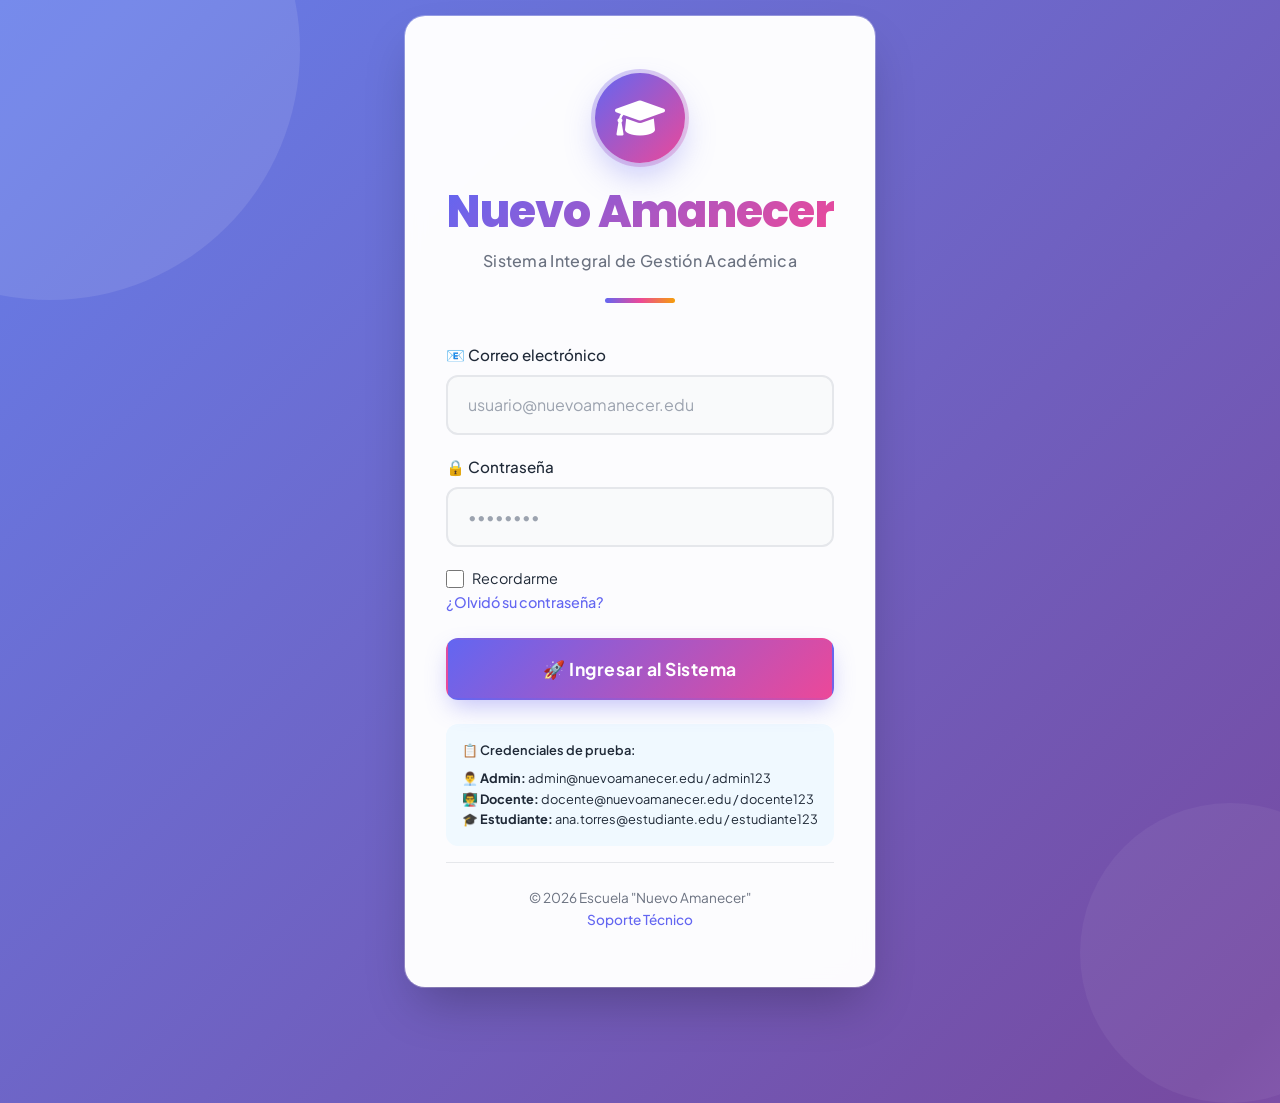
<file: frontend/index.html>
<!DOCTYPE html>
<html lang="es">
<head>
    <meta charset="UTF-8">
    <meta name="viewport" content="width=device-width, initial-scale=1.0">
    <title>SGA - Iniciar Sesión</title>
    
    <link rel="stylesheet" href="css/styles.css">
    <link rel="stylesheet" href="https://cdnjs.cloudflare.com/ajax/libs/font-awesome/6.0.0/css/all.min.css">
    <link href="https://fonts.googleapis.com/css2?family=Poppins:wght@300;400;600;700;800&family=Plus+Jakarta+Sans:wght@400;600;700&display=swap" rel="stylesheet">
</head>
<body class="login-page">
    <div class="card login-card">
        <div class="text-center mb-2 header-section">
            <div class="icon-badge">
                <i class="fas fa-graduation-cap"></i>
            </div>
            <h1 class="school-title">Nuevo Amanecer</h1>
            <p class="school-subtitle">Sistema Integral de Gestión Académica</p>
            <div class="accent-line"></div>
        </div>
        
        <!-- Mostrar errores aquí -->
        <div id="errorMessage" class="alert alert-danger" style="display: none;">
            <i class="fas fa-exclamation-circle"></i>
            <span id="errorText"></span>
        </div>
        
        <!-- Mostrar loading -->
        <div id="loadingSpinner" style="display: none; text-align: center; margin-bottom: 1rem;">
            <i class="fas fa-spinner fa-spin"></i> Iniciando sesión...
        </div>
        
        <form id="loginForm">
            <div class="form-group">
                <label class="form-label">📧 Correo electrónico</label>
                <input type="email" class="form-input" placeholder="usuario@nuevoamanecer.edu" id="email" required>
            </div>
            <div class="form-group">
                <label class="form-label">🔒 Contraseña</label>
                <input type="password" class="form-input" placeholder="••••••••" id="password" required>
            </div>
            <div class="flex-between mb-2" style="font-size: 0.9rem; margin-bottom: 1.5rem;">
                <label style="display: flex; align-items: center; gap: 0.5rem; cursor: pointer;">
                    <input type="checkbox" id="rememberMe" style="width: 18px; height: 18px; cursor: pointer;">  
                    <span>Recordarme</span>
                </label>
                <a href="#" id="forgotPassword" style="color: #6366f1; font-weight: 500;">¿Olvidó su contraseña?</a>
            </div>
            <button type="submit" class="btn btn-primary" style="width: 100%; padding: 1rem; font-size: 1.1rem;">
                🚀 Ingresar al Sistema
            </button>
        </form>
        
        <!-- Credenciales de prueba (solo para desarrollo) -->
        <div style="margin-top: 1.5rem; padding: 1rem; background: #f0f9ff; border-radius: 12px; font-size: 0.8rem;">
            <p style="margin: 0 0 0.5rem 0; font-weight: 600;">📋 Credenciales de prueba:</p>
            <p style="margin: 0;"><strong>👨‍💼 Admin:</strong> admin@nuevoamanecer.edu / admin123</p>
            <p style="margin: 0;"><strong>👨‍🏫 Docente:</strong> docente@nuevoamanecer.edu / docente123</p>
            <p style="margin: 0;"><strong>🎓 Estudiante:</strong> ana.torres@estudiante.edu / estudiante123</p>
        </div>
        
        <div style="font-size: 0.85rem; color: #6b7280; border-top: 1px solid #e5e7eb; padding-top: 1.5rem; margin-top: 1rem; text-align: center;">
            © 2026 Escuela "Nuevo Amanecer" <br>
            <a href="#" style="color: #6366f1; font-weight: 500;">Soporte Técnico</a>
        </div>
    </div>

    <!-- Scripts -->
    <script src="js/api.js"></script>
    <script>
        // Variables
        const loginForm = document.getElementById('loginForm');
        const emailInput = document.getElementById('email');
        const passwordInput = document.getElementById('password');
        const rememberCheckbox = document.getElementById('rememberMe');
        const errorDiv = document.getElementById('errorMessage');
        const errorText = document.getElementById('errorText');
        const loadingSpinner = document.getElementById('loadingSpinner');
        
        // Cargar email guardado si existe
        if (localStorage.getItem('saved_email')) {
            emailInput.value = localStorage.getItem('saved_email');
            rememberCheckbox.checked = true;
        }
        
        // Mostrar error
        function showError(message) {
            errorText.textContent = message;
            errorDiv.style.display = 'flex';
            setTimeout(() => {
                errorDiv.style.display = 'none';
            }, 5000);
        }
        
        // Ocultar error
        function hideError() {
            errorDiv.style.display = 'none';
        }
        
        // Mostrar/ocultar loading
        function setLoading(loading) {
            loadingSpinner.style.display = loading ? 'block' : 'none';
            const submitBtn = loginForm.querySelector('button[type="submit"]');
            submitBtn.disabled = loading;
        }
        
        // Enviar formulario de login
        loginForm.addEventListener('submit', async function(e) {
            e.preventDefault();
            hideError();
            
            const email = emailInput.value.trim().toLowerCase();
            const password = passwordInput.value;
            
            if (!email || !password) {
                showError('Por favor ingrese email y contraseña');
                return;
            }
            
            setLoading(true);
            
            try {
                const result = await window.api.login(email, password);
                
                if (result.success) {
                    // Guardar email si "Recordarme" está marcado
                    if (rememberCheckbox.checked) {
                        localStorage.setItem('saved_email', email);
                    } else {
                        localStorage.removeItem('saved_email');
                    }
                    
                    // Redirigir al dashboard correspondiente
                    window.location.href = result.dashboard_url;
                } else {
                    showError(result.message || 'Credenciales inválidas');
                }
            } catch (error) {
                showError('Error de conexión con el servidor. ¿El backend está corriendo?');
                console.error('Login error:', error);
            } finally {
                setLoading(false);
            }
        });
        
        // Recuperar contraseña (demo)
        document.getElementById('forgotPassword').addEventListener('click', function(e) {
            e.preventDefault();
            showError('⚠️ Función de recuperación de contraseña. Contacte al administrador.');
        });
    </script>
</body>
</html>
</file>
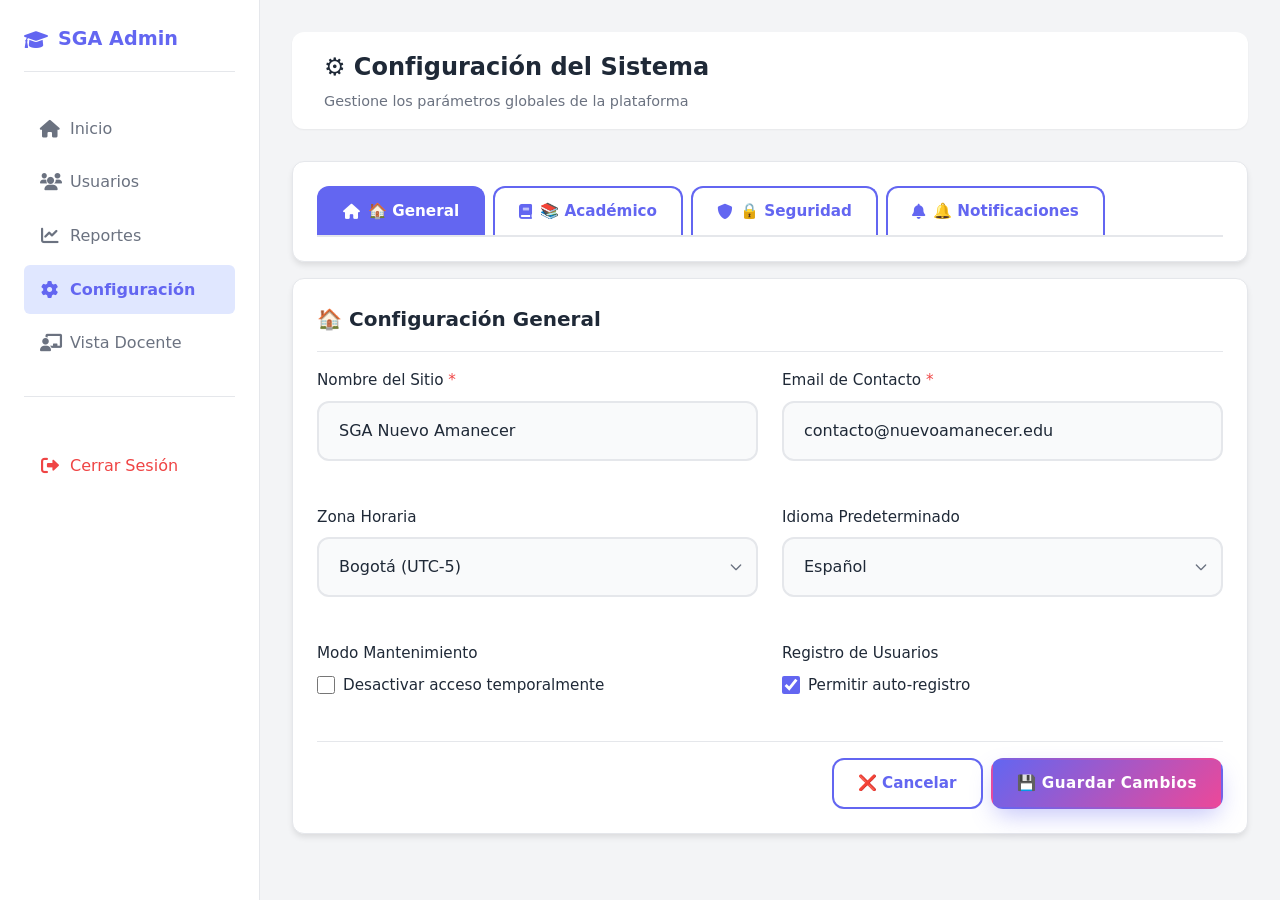
<file: frontend/configuracion.html>
<!DOCTYPE html>
<html lang="es">
<head>
    <meta charset="UTF-8">
    <meta name="viewport" content="width=device-width, initial-scale=1.0">
    <title>SGA - Configuración del Sistema</title>
    <link rel="stylesheet" href="css/styles.css">
    <link rel="stylesheet" href="https://cdnjs.cloudflare.com/ajax/libs/font-awesome/6.0.0/css/all.min.css">
    <link href="https://fonts.googleapis.com/css2?family=Inter:wght@400;600;700&display=swap" rel="stylesheet">
</head>
<body>
    <div class="dashboard-layout">
        <aside class="sidebar">
            <div class="sidebar-logo">
                <i class="fas fa-graduation-cap"></i> SGA Admin
            </div>
            <nav class="nav-menu">
                <a href="dashboard_admin.html" class="nav-link">
                    <i class="fas fa-home"></i> Inicio
                </a>
                <a href="usuarios.html" class="nav-link">
                    <i class="fas fa-users"></i> Usuarios
                </a>
                <a href="reportes.html" class="nav-link">
                    <i class="fas fa-chart-line"></i> Reportes
                </a>
                <a href="configuracion.html" class="nav-link active">
                    <i class="fas fa-cog"></i> Configuración
                </a>
                <a href="dashboard.html" class="nav-link">
                    <i class="fas fa-chalkboard-teacher"></i> Vista Docente
                </a>
                <div class="nav-divider"></div>
                <a href="index.html" class="nav-link" style="color: var(--danger);">
                    <i class="fas fa-sign-out-alt"></i> Cerrar Sesión
                </a>
            </nav>
        </aside>

        <main class="main-content">
            <header class="top-bar">
                <div>
                    <h1 class="top-bar-title">⚙️ Configuración del Sistema</h1>
                    <p class="top-bar-subtitle">Gestione los parámetros globales de la plataforma</p>
                </div>
            </header>

            <div class="card mb-3">
                <div class="flex" style="gap: 0.5rem; border-bottom: 2px solid var(--border); padding-bottom: 0; overflow-x: auto;">
                    <button class="btn btn-outline active" style="border-bottom: none; border-radius: 12px 12px 0 0; background: var(--primary); color: white;" onclick="mostrarPestana('general')">
                        <i class="fas fa-home"></i> 🏠 General
                    </button>
                    <button class="btn btn-outline" style="border-bottom: none; border-radius: 12px 12px 0 0;" onclick="mostrarPestana('academico')">
                        <i class="fas fa-book"></i> 📚 Académico
                    </button>
                    <button class="btn btn-outline" style="border-bottom: none; border-radius: 12px 12px 0 0;" onclick="mostrarPestana('seguridad')">
                        <i class="fas fa-shield-alt"></i> 🔒 Seguridad
                    </button>
                    <button class="btn btn-outline" style="border-bottom: none; border-radius: 12px 12px 0 0;" onclick="mostrarPestana('notificaciones')">
                        <i class="fas fa-bell"></i> 🔔 Notificaciones
                    </button>
                </div>
            </div>

            <section class="card mb-3" id="pestana-general">
                <div class="card-header">
                    <h2 class="card-title">🏠 Configuración General</h2>
                </div>
                <div class="grid" style="grid-template-columns: repeat(auto-fit, minmax(300px, 1fr)); gap: 1.5rem;">
                    <div class="form-group">
                        <label class="form-label form-label-required">Nombre del Sitio</label>
                        <input type="text" class="form-input" value="SGA Nuevo Amanecer">
                    </div>
                    <div class="form-group">
                        <label class="form-label form-label-required">Email de Contacto</label>
                        <input type="email" class="form-input" value="contacto@nuevoamanecer.edu">
                    </div>
                    <div class="form-group">
                        <label class="form-label">Zona Horaria</label>
                        <select class="form-select">
                            <option>Bogotá (UTC-5)</option>
                            <option>Ciudad de México (UTC-6)</option>
                            <option>Lima (UTC-5)</option>
                            <option>Buenos Aires (UTC-3)</option>
                        </select>
                    </div>
                    <div class="form-group">
                        <label class="form-label">Idioma Predeterminado</label>
                        <select class="form-select">
                            <option>Español</option>
                            <option>Inglés</option>
                            <option>Portugués</option>
                        </select>
                    </div>
                    <div class="form-group">
                        <label class="form-label">Modo Mantenimiento</label>
                        <div class="form-check">
                            <input type="checkbox" id="modoMantenimiento">
                            <label for="modoMantenimiento" class="form-check-label">Desactivar acceso temporalmente</label>
                        </div>
                    </div>
                    <div class="form-group">
                        <label class="form-label">Registro de Usuarios</label>
                        <div class="form-check">
                            <input type="checkbox" id="autoRegistro" checked>
                            <label for="autoRegistro" class="form-check-label">Permitir auto-registro</label>
                        </div>
                    </div>
                </div>
                <div class="card-footer">
                    <button class="btn btn-outline">❌ Cancelar</button>
                    <button class="btn btn-primary" onclick="guardarConfiguracion()">💾 Guardar Cambios</button>
                </div>
            </section>

            <section class="card mb-3 hidden" id="pestana-academico">
                <div class="card-header">
                    <h2 class="card-title">📚 Parámetros Académicos</h2>
                </div>
                <div class="grid" style="grid-template-columns: repeat(auto-fit, minmax(300px, 1fr)); gap: 1.5rem;">
                    <div class="form-group">
                        <label class="form-label">Período Académico Actual</label>
                        <select class="form-select">
                            <option>2026-01 (Primer Trimestre)</option>
                            <option>2026-02 (Segundo Trimestre)</option>
                            <option>2026-03 (Tercer Trimestre)</option>
                        </select>
                    </div>
                    <div class="form-group">
                        <label class="form-label">Escala de Calificación</label>
                        <select class="form-select">
                            <option>0.0 a 5.0 (Colombia)</option>
                            <option>0 a 100</option>
                            <option>A a F (Letras)</option>
                        </select>
                    </div>
                    <div class="form-group">
                        <label class="form-label">Mínimo para Aprobar</label>
                        <input type="number" class="form-input" value="3.0" step="0.1">
                    </div>
                    <div class="form-group">
                        <label class="form-label">Mínimo de Asistencia (%)</label>
                        <input type="number" class="form-input" value="80">
                    </div>
                </div>
                <div class="card-footer">
                    <button class="btn btn-outline">❌ Cancelar</button>
                    <button class="btn btn-primary" onclick="guardarConfiguracion()">💾 Guardar Cambios</button>
                </div>
            </section>

            <section class="card mb-3 hidden" id="pestana-seguridad">
                <div class="card-header">
                    <h2 class="card-title">🔒 Seguridad y Accesos</h2>
                </div>
                <div class="grid" style="grid-template-columns: repeat(auto-fit, minmax(300px, 1fr)); gap: 1.5rem;">
                    <div class="form-group">
                        <label class="form-label">Autenticación de Dos Factores (2FA)</label>
                        <div class="form-check">
                            <input type="checkbox" id="2fa">
                            <label for="2fa" class="form-check-label">Requerir para administradores</label>
                        </div>
                    </div>
                    <div class="form-group">
                        <label class="form-label">Bloqueo por Intentos Fallidos</label>
                        <select class="form-select">
                            <option>Bloquear después de 5 intentos</option>
                            <option>Bloquear después de 3 intentos</option>
                            <option>Bloquear después de 10 intentos</option>
                            <option>No bloquear</option>
                        </select>
                    </div>
                    <div class="form-group">
                        <label class="form-label">Tiempo de Sesión (minutos)</label>
                        <input type="number" class="form-input" value="60">
                    </div>
                    <div class="form-group">
                        <label class="form-label">Política de Contraseñas</label>
                        <select class="form-select">
                            <option>Estándar (8 caracteres)</option>
                            <option>Alta Seguridad (12 caracteres, símbolos)</option>
                            <option>Baja (6 caracteres)</option>
                        </select>
                    </div>
                </div>
                <div class="card-footer">
                    <button class="btn btn-danger">🗑️ Borrar Logs</button>
                    <button class="btn btn-primary" onclick="guardarConfiguracion()">💾 Guardar Cambios</button>
                </div>
            </section>

            <section class="card mb-3 hidden" id="pestana-notificaciones">
                <div class="card-header">
                    <h2 class="card-title">🔔 Configuración de Notificaciones</h2>
                </div>
                <div class="grid" style="grid-template-columns: repeat(auto-fit, minmax(300px, 1fr)); gap: 1.5rem;">
                    <div class="form-group">
                        <label class="form-label">Notificaciones por Email</label>
                        <div class="form-check">
                            <input type="checkbox" id="emailNotif" checked>
                            <label for="emailNotif" class="form-check-label">Enviar correos automáticos</label>
                        </div>
                    </div>
                    <div class="form-group">
                        <label class="form-label">Notificaciones Push</label>
                        <div class="form-check">
                            <input type="checkbox" id="pushNotif" checked>
                            <label for="pushNotif" class="form-check-label">Alertas en navegador</label>
                        </div>
                    </div>
                    <div class="form-group">
                        <label class="form-label">Servidor SMTP</label>
                        <input type="text" class="form-input" value="smtp.nuevoamanecer.edu">
                    </div>
                    <div class="form-group">
                        <label class="form-label">Puerto SMTP</label>
                        <input type="number" class="form-input" value="587">
                    </div>
                </div>
                <div class="card-footer">
                    <button class="btn btn-outline">📧 Enviar Prueba</button>
                    <button class="btn btn-primary" onclick="guardarConfiguracion()">💾 Guardar Cambios</button>
                </div>
            </section>
        </main>
    </div>

    <script>
        function mostrarPestana(nombre) {
            document.querySelectorAll('[id^="pestana-"]').forEach(p => p.classList.add('hidden'));
            document.getElementById('pestana-' + nombre).classList.remove('hidden');
        }
        function guardarConfiguracion() {
            alert('✅ Configuración guardada exitosamente');
        }
    </script>
</body>
</html>
</file>
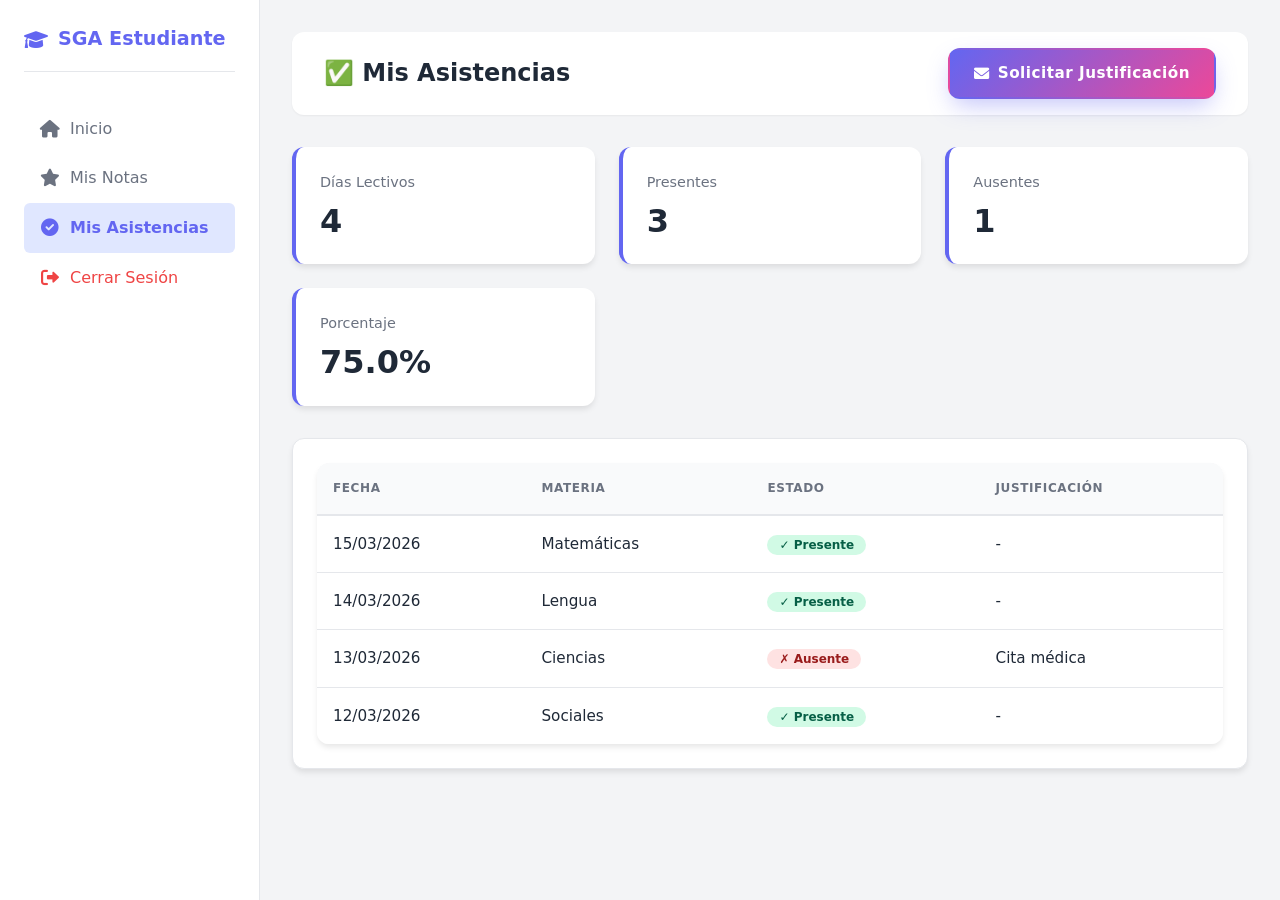
<file: frontend/mis_asistencias.html>
<!DOCTYPE html>
<html lang="es">
<head>
    <meta charset="UTF-8">
    <meta name="viewport" content="width=device-width, initial-scale=1.0">
    <title>SGA - Mis Asistencias</title>
    <link rel="stylesheet" href="css/styles.css">
    <link rel="stylesheet" href="https://cdnjs.cloudflare.com/ajax/libs/font-awesome/6.0.0/css/all.min.css">
</head>
<body>
    <div class="dashboard-layout">
        <aside class="sidebar">
            <div class="sidebar-logo"><i class="fas fa-graduation-cap"></i> SGA Estudiante</div>
            <nav>
                <a href="dashboard_estudiante.html" class="nav-link"><i class="fas fa-home"></i> Inicio</a>
                <a href="mis_calificaciones.html" class="nav-link"><i class="fas fa-star"></i> Mis Notas</a>
                <a href="mis_asistencias.html" class="nav-link active"><i class="fas fa-check-circle"></i> Mis Asistencias</a>
                <a href="#" id="logoutBtn" class="nav-link" style="color: var(--danger); margin-top: auto;"><i class="fas fa-sign-out-alt"></i> Cerrar Sesión</a>
            </nav>
        </aside>

        <main class="main-content">
            <header class="top-bar">
                <div><h1 class="top-bar-title">✅ Mis Asistencias</h1></div>
                <button class="btn btn-primary" onclick="solicitarJustificacion()"><i class="fas fa-envelope"></i> Solicitar Justificación</button>
            </header>

            <div class="widgets-grid" id="widgetsContainer">
                <div class="skeleton" style="height: 100px;"></div>
                <div class="skeleton" style="height: 100px;"></div>
                <div class="skeleton" style="height: 100px;"></div>
                <div class="skeleton" style="height: 100px;"></div>
            </div>

            <section class="card">
                <div class="table-container">
                    <table><thead><tr><th>Fecha</th><th>Materia</th><th>Estado</th><th>Justificación</th></tr></thead>
                    <tbody id="tablaAsistencias"><tr><td colspan="4" class="text-center">Cargando...</td></tr></tbody>
                    </table>
                </div>
            </section>
        </main>
    </div>

    <script src="js/api.js"></script>
    <script>
        async function loadAsistencias() {
            const asistenciasMock = [
                { fecha: "15/03/2026", materia: "Matemáticas", presente: true, justificacion: null },
                { fecha: "14/03/2026", materia: "Lengua", presente: true, justificacion: null },
                { fecha: "13/03/2026", materia: "Ciencias", presente: false, justificacion: "Cita médica" },
                { fecha: "12/03/2026", materia: "Sociales", presente: true, justificacion: null }
            ];
            
            let presentes = asistenciasMock.filter(a => a.presente).length;
            let porcentaje = (presentes / asistenciasMock.length * 100).toFixed(1);
            
            document.getElementById('widgetsContainer').innerHTML = `
                <div class="widget"><div class="widget-title">Días Lectivos</div><div class="widget-value">${asistenciasMock.length}</div></div>
                <div class="widget"><div class="widget-title">Presentes</div><div class="widget-value">${presentes}</div></div>
                <div class="widget"><div class="widget-title">Ausentes</div><div class="widget-value">${asistenciasMock.length - presentes}</div></div>
                <div class="widget"><div class="widget-title">Porcentaje</div><div class="widget-value">${porcentaje}%</div></div>
            `;
            
            const tbody = document.getElementById('tablaAsistencias');
            tbody.innerHTML = asistenciasMock.map(a => `
                <tr>
                    <td>${a.fecha}</td><td>${a.materia}</td>
                    <td><span class="badge ${a.presente ? 'badge-success' : 'badge-danger'}">${a.presente ? '✓ Presente' : '✗ Ausente'}</span></td>
                    <td>${a.justificacion || '-'}</td>
                </tr>
            `).join('');
        }
        
        function solicitarJustificacion() { alert('✉️ Redirigiendo a comunicaciones para solicitar justificación...'); }
        
        document.getElementById('logoutBtn').addEventListener('click', (e) => { e.preventDefault(); window.api.logout(); });
        loadAsistencias();
    </script>
</body>
</html>
</file>
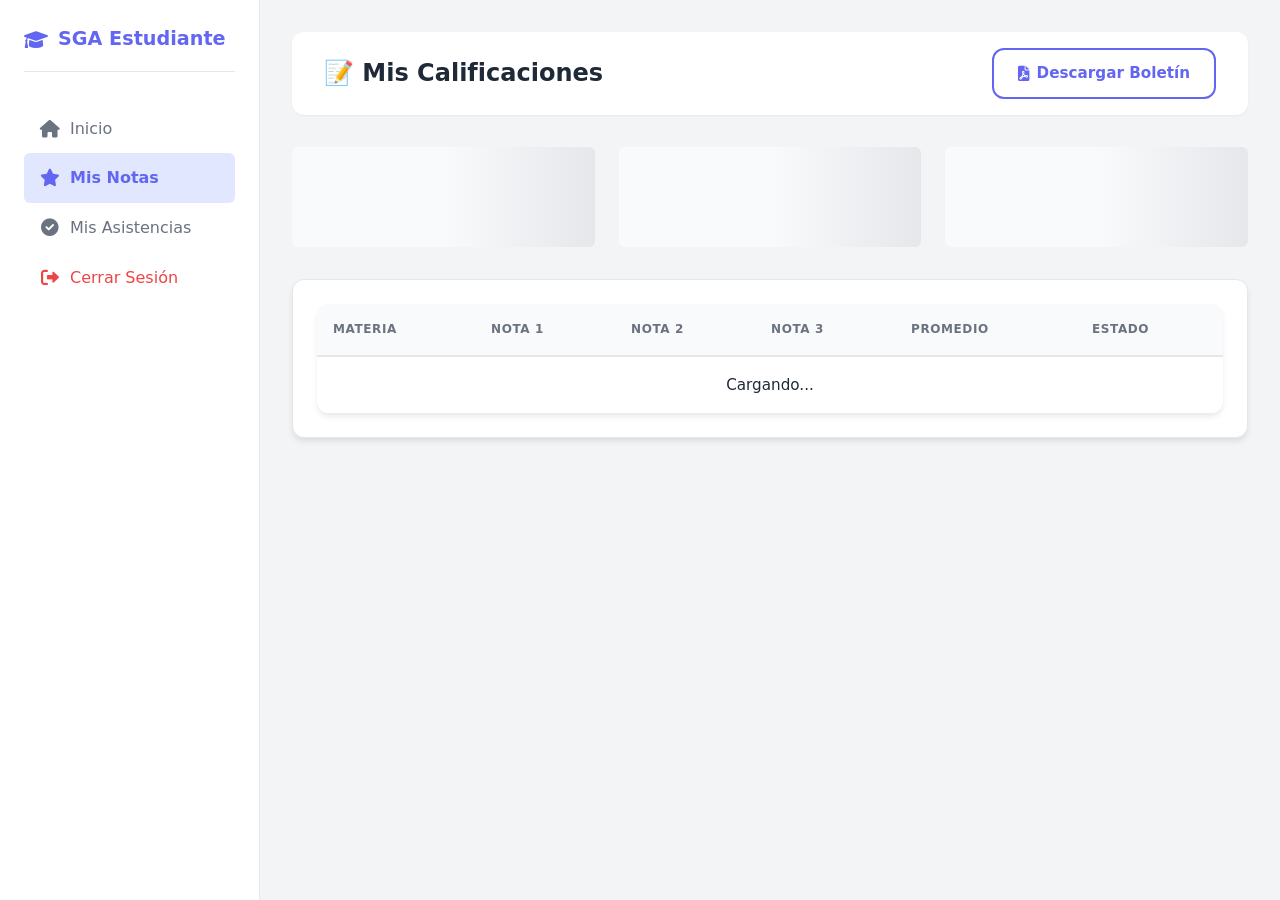
<file: frontend/mis_calificaciones.html>
<!DOCTYPE html>
<html lang="es">
<head>
    <meta charset="UTF-8">
    <meta name="viewport" content="width=device-width, initial-scale=1.0">
    <title>SGA - Mis Calificaciones</title>
    <link rel="stylesheet" href="css/styles.css">
    <link rel="stylesheet" href="https://cdnjs.cloudflare.com/ajax/libs/font-awesome/6.0.0/css/all.min.css">
</head>
<body>
    <div class="dashboard-layout">
        <aside class="sidebar">
            <div class="sidebar-logo"><i class="fas fa-graduation-cap"></i> SGA Estudiante</div>
            <nav>
                <a href="dashboard_estudiante.html" class="nav-link"><i class="fas fa-home"></i> Inicio</a>
                <a href="mis_calificaciones.html" class="nav-link active"><i class="fas fa-star"></i> Mis Notas</a>
                <a href="mis_asistencias.html" class="nav-link"><i class="fas fa-check-circle"></i> Mis Asistencias</a>
                <a href="#" id="logoutBtn" class="nav-link" style="color: var(--danger); margin-top: auto;"><i class="fas fa-sign-out-alt"></i> Cerrar Sesión</a>
            </nav>
        </aside>

        <main class="main-content">
            <header class="top-bar">
                <div><h1 class="top-bar-title">📝 Mis Calificaciones</h1></div>
                <button class="btn btn-outline" onclick="descargarReporte()"><i class="fas fa-file-pdf"></i> Descargar Boletín</button>
            </header>

            <div class="widgets-grid" id="widgetsContainer">
                <div class="skeleton" style="height: 100px;"></div>
                <div class="skeleton" style="height: 100px;"></div>
                <div class="skeleton" style="height: 100px;"></div>
            </div>

            <section class="card">
                <div class="table-container">
                    <table><thead><tr><th>Materia</th><th>Nota 1</th><th>Nota 2</th><th>Nota 3</th><th>Promedio</th><th>Estado</th></tr></thead>
                    <tbody id="tablaNotas"><tr><td colspan="6" class="text-center">Cargando...</td></tr></tbody>
                    </table>
                </div>
            </section>
        </main>
    </div>

    <script src="js/api.js"></script>
    <script>
        let estudianteId = null;
        
        async function loadCalificaciones() {
            const user = window.api.getCurrentUser();
            if (user && user.estudiante) {
                estudianteId = user.estudiante.id_estudiante;
                
                const materiasMock = [
                    { materia: "Matemáticas", nota1: 4.5, nota2: 4.0, nota3: 5.0, promedio: 4.5, estado: "Excelente" },
                    { materia: "Lengua Castellana", nota1: 4.0, nota2: 4.3, nota3: 4.6, promedio: 4.3, estado: "Muy Bien" },
                    { materia: "Ciencias Naturales", nota1: 3.8, nota2: 4.0, nota3: 4.2, promedio: 4.0, estado: "Bien" },
                    { materia: "Sociales", nota1: 4.5, nota2: 4.7, nota3: 4.9, promedio: 4.7, estado: "Excelente" },
                    { materia: "Inglés", nota1: 3.5, nota2: 3.8, nota3: 4.0, promedio: 3.8, estado: "Bien" }
                ];
                
                let suma = 0;
                materiasMock.forEach(m => { suma += m.promedio; });
                const promedioGeneral = (suma / materiasMock.length).toFixed(1);
                
                document.getElementById('widgetsContainer').innerHTML = `
                    <div class="widget"><div class="widget-title">Promedio General</div><div class="widget-value">${promedioGeneral}</div></div>
                    <div class="widget"><div class="widget-title">Materias Aprobadas</div><div class="widget-value">${materiasMock.filter(m => m.promedio >= 3).length}/${materiasMock.length}</div></div>
                `;
                
                const tbody = document.getElementById('tablaNotas');
                tbody.innerHTML = materiasMock.map(m => `
                    <tr>
                        <td><strong>${m.materia}</strong></td>
                        <td>${m.nota1}</td><td>${m.nota2}</td><td>${m.nota3}</td>
                        <td><strong>${m.promedio}</strong></td>
                        <td><span class="badge ${m.promedio >= 4.5 ? 'badge-success' : (m.promedio >= 4 ? 'badge-primary' : 'badge-warning')}">${m.estado}</span></td>
                    </tr>
                `).join('');
            }
        }
        
        function descargarReporte() { alert('📄 Generando boletín en PDF...'); }
        
        document.getElementById('logoutBtn').addEventListener('click', (e) => { e.preventDefault(); window.api.logout(); });
        loadCalificaciones();
    </script>
</body>
</html>
</file>
<file: frontend/css/styles.css>
/* ==========================================
   SGA "Nuevo Amanecer" - Diseño Unificado v2.0
   Sistema de Gestión Académica
   Cumplimiento: WCAG 2.1 AA, Responsive, Mobile-First
   ========================================== */

/* ==================== VARIABLES GLOBALES ==================== */
:root {
    /* Colores Institucionales - Paleta Moderna y Vibrante */
    --primary: #6366f1;
    --primary-dark: #4f46e5;
    --primary-light: #818cf8;
    --secondary: #ec4899;
    --secondary-dark: #be185d;
    --accent: #f59e0b;
    --accent-dark: #d97706;
    
    /* Estados */
    --success: #10b981;
    --success-dark: #059669;
    --warning: #f59e0b;
    --warning-dark: #d97706;
    --danger: #ef4444;
    --danger-dark: #dc2626;
    --info: #3b82f6;
    --info-dark: #2563eb;
    
    /* Neutros */
    --background: #f3f4f6;
    --surface: #ffffff;
    --surface-hover: #f9fafb;
    --text-main: #1f2937;
    --text-light: #6b7280;
    --text-muted: #9ca3af;
    --border: #e5e7eb;
    --border-dark: #d1d5db;
    
    /* Sombras */
    --shadow-sm: 0 1px 2px 0 rgba(0, 0, 0, 0.05);
    --shadow: 0 4px 6px -1px rgba(0, 0, 0, 0.1);
    --shadow-md: 0 4px 6px -1px rgba(0, 0, 0, 0.1), 0 2px 4px -1px rgba(0, 0, 0, 0.06);
    --shadow-lg: 0 10px 15px -3px rgba(0, 0, 0, 0.1);
    --shadow-hover: 0 10px 15px -3px rgba(0, 0, 0, 0.1), 0 4px 6px -2px rgba(0, 0, 0, 0.05);
    --shadow-focus: 0 0 0 3px rgba(79, 70, 229, 0.4);
    
    /* Espaciado */
    --radius-sm: 6px;
    --radius: 12px;
    --radius-lg: 16px;
    --radius-full: 9999px;
    
    /* Transiciones */
    --transition-fast: 0.15s ease;
    --transition: 0.3s ease;
    --transition-slow: 0.5s ease;
    
    /* Z-Index */
    --z-dropdown: 100;
    --z-sticky: 200;
    --z-modal: 1000;
    --z-toast: 1100;
}

/* ==================== RESET & BASE ==================== */
*, *::before, *::after {
    margin: 0;
    padding: 0;
    box-sizing: border-box;
}

html {
    font-size: 16px;
    scroll-behavior: smooth;
    -webkit-text-size-adjust: 100%;
}

body {
    font-family: 'Plus Jakarta Sans', 'Segoe UI', system-ui, -apple-system, sans-serif;
    background-color: var(--background);
    color: var(--text-main);
    line-height: 1.6;
    min-height: 100vh;
    -webkit-font-smoothing: antialiased;
    -moz-osx-font-smoothing: grayscale;
}

/* Accesibilidad: Focus visible */
*:focus-visible {
    outline: 2px solid var(--primary);
    outline-offset: 2px;
}

*:focus:not(:focus-visible) {
    outline: none;
}

a {
    text-decoration: none;
    color: inherit;
    transition: color var(--transition-fast), background-color var(--transition-fast);
}

a:hover {
    color: var(--primary);
}

ul, ol {
    list-style: none;
}

img {
    max-width: 100%;
    height: auto;
    display: block;
}

button {
    font-family: inherit;
    cursor: pointer;
    border: none;
    background: none;
}

input, select, textarea {
    font-family: inherit;
    font-size: inherit;
}

/* ==================== UTILIDADES ==================== */
.container {
    max-width: 1280px;
    margin: 0 auto;
    padding: 0 1.5rem;
}

.container-fluid {
    width: 100%;
    padding: 0 1.5rem;
}

/* Flexbox */
.flex { display: flex; }
.flex-inline { display: inline-flex; }
.flex-col { flex-direction: column; }
.flex-wrap { flex-wrap: wrap; }
.flex-1 { flex: 1; }
.flex-auto { flex: auto; }
.flex-none { flex: none; }

.flex-center { justify-content: center; align-items: center; }
.flex-between { justify-content: space-between; align-items: center; }
.flex-start { justify-content: flex-start; align-items: center; }
.flex-end { justify-content: flex-end; align-items: center; }

/* Grid */
.grid { display: grid; gap: 1.5rem; }
.grid-cols-1 { grid-template-columns: repeat(1, 1fr); }
.grid-cols-2 { grid-template-columns: repeat(2, 1fr); }
.grid-cols-3 { grid-template-columns: repeat(3, 1fr); }
.grid-cols-4 { grid-template-columns: repeat(4, 1fr); }

/* Texto */
.text-center { text-align: center; }
.text-left { text-align: left; }
.text-right { text-align: right; }
.text-uppercase { text-transform: uppercase; }
.text-lowercase { text-transform: lowercase; }
.text-capitalize { text-transform: capitalize; }

.text-sm { font-size: 0.875rem; }
.text-base { font-size: 1rem; }
.text-lg { font-size: 1.125rem; }
.text-xl { font-size: 1.25rem; }
.text-2xl { font-size: 1.5rem; }

.font-normal { font-weight: 400; }
.font-medium { font-weight: 500; }
.font-semibold { font-weight: 600; }
.font-bold { font-weight: 700; }

.text-primary { color: var(--primary); }
.text-success { color: var(--success); }
.text-warning { color: var(--warning); }
.text-danger { color: var(--danger); }
.text-muted { color: var(--text-muted); }

/* Espaciado */
.m-0 { margin: 0; }
.m-1 { margin: 0.25rem; }
.m-2 { margin: 0.5rem; }
.m-3 { margin: 1rem; }
.m-4 { margin: 1.5rem; }

.mt-0 { margin-top: 0; }
.mt-1 { margin-top: 0.25rem; }
.mt-2 { margin-top: 0.5rem; }
.mt-3 { margin-top: 1rem; }
.mt-4 { margin-top: 1.5rem; }

.mb-0 { margin-bottom: 0; }
.mb-1 { margin-bottom: 0.25rem; }
.mb-2 { margin-bottom: 0.5rem; }
.mb-3 { margin-bottom: 1rem; }
.mb-4 { margin-bottom: 1.5rem; }

.p-0 { padding: 0; }
.p-1 { padding: 0.25rem; }
.p-2 { padding: 0.5rem; }
.p-3 { padding: 1rem; }
.p-4 { padding: 1.5rem; }

/* Visibilidad */
.hidden { display: none !important; }
.visible { visibility: visible; }
.invisible { visibility: hidden; }
.sr-only {
    position: absolute;
    width: 1px;
    height: 1px;
    padding: 0;
    margin: -1px;
    overflow: hidden;
    clip: rect(0, 0, 0, 0);
    white-space: nowrap;
    border: 0;
}

/* ==================== BOTONES ==================== */
.btn {
    display: inline-flex;
    align-items: center;
    justify-content: center;
    gap: 0.5rem;
    padding: 0.75rem 1.5rem;
    border: 2px solid transparent;
    border-radius: var(--radius);
    font-weight: 600;
    font-size: 0.95rem;
    line-height: 1.5;
    cursor: pointer;
    transition: all var(--transition);
    text-decoration: none;
    white-space: nowrap;
    user-select: none;
    -webkit-tap-highlight-color: transparent;
}

.btn:disabled {
    opacity: 0.6;
    cursor: not-allowed;
    pointer-events: none;
}

/* Variantes */
.btn-primary {
    background: linear-gradient(135deg, #6366f1 0%, #ec4899 100%);
    color: white;
    box-shadow: 0 10px 25px -5px rgba(99, 102, 241, 0.4);
    font-weight: 700;
    letter-spacing: 0.5px;
}

.btn-primary:hover:not(:disabled) {
    background: linear-gradient(135deg, #4f46e5 0%, #be185d 100%);
    transform: translateY(-3px);
    box-shadow: 0 15px 35px -5px rgba(99, 102, 241, 0.5);
}

.btn-primary:active:not(:disabled) {
    transform: translateY(-1px);
}

.btn-secondary {
    background: var(--surface);
    color: var(--text-main);
    border-color: var(--border);
}

.btn-secondary:hover:not(:disabled) {
    background: var(--surface-hover);
    border-color: var(--primary);
    color: var(--primary);
}

.btn-success {
    background: linear-gradient(135deg, var(--success), var(--success-dark));
    color: white;
}

.btn-success:hover:not(:disabled) {
    background: linear-gradient(135deg, var(--success-dark), var(--success));
    transform: translateY(-2px);
    box-shadow: var(--shadow-hover);
}

.btn-danger {
    background: linear-gradient(135deg, var(--danger), var(--danger-dark));
    color: white;
}

.btn-danger:hover:not(:disabled) {
    background: linear-gradient(135deg, var(--danger-dark), var(--danger));
    transform: translateY(-2px);
    box-shadow: var(--shadow-hover);
}

.btn-outline {
    background: transparent;
    border-color: var(--primary);
    color: var(--primary);
}

.btn-outline:hover:not(:disabled) {
    background: var(--primary);
    color: white;
}

.btn-ghost {
    background: transparent;
    color: var(--text-main);
}

.btn-ghost:hover:not(:disabled) {
    background: var(--surface-hover);
    color: var(--primary);
}

/* Tamaños */
.btn-sm {
    padding: 0.5rem 1rem;
    font-size: 0.85rem;
}

.btn-lg {
    padding: 1rem 2rem;
    font-size: 1.1rem;
}

.btn-block {
    width: 100%;
    display: flex;
}

.btn-icon {
    padding: 0.75rem;
    width: 44px;
    height: 44px;
}

/* ==================== TARJETAS (CARDS) ==================== */
.card {
    background: var(--surface);
    border-radius: var(--radius);
    box-shadow: var(--shadow);
    padding: 1.5rem;
    transition: transform var(--transition), box-shadow var(--transition);
    border: 1px solid var(--border);
}

.card:hover {
    transform: translateY(-3px);
    box-shadow: var(--shadow-hover);
}

.card-header {
    display: flex;
    justify-content: space-between;
    align-items: center;
    margin-bottom: 1rem;
    padding-bottom: 1rem;
    border-bottom: 1px solid var(--border);
}

.card-title {
    font-size: 1.25rem;
    font-weight: 700;
    color: var(--text-main);
    margin: 0;
}

.card-subtitle {
    font-size: 0.9rem;
    color: var(--text-light);
    margin-top: 0.25rem;
}

.card-body {
    padding: 0;
}

.card-footer {
    margin-top: 1rem;
    padding-top: 1rem;
    border-top: 1px solid var(--border);
    display: flex;
    justify-content: flex-end;
    gap: 0.5rem;
}

/* Variantes de card */
.card-primary {
    border-left: 4px solid var(--primary);
}

.card-success {
    border-left: 4px solid var(--success);
}

.card-warning {
    border-left: 4px solid var(--warning);
}

.card-danger {
    border-left: 4px solid var(--danger);
}

/* ==================== TABLAS ==================== */
.table-container {
    overflow-x: auto;
    border-radius: var(--radius);
    box-shadow: var(--shadow);
    background: var(--surface);
    -webkit-overflow-scrolling: touch;
}

.table-container::-webkit-scrollbar {
    height: 8px;
}

.table-container::-webkit-scrollbar-track {
    background: var(--background);
    border-radius: var(--radius-sm);
}

.table-container::-webkit-scrollbar-thumb {
    background: var(--border-dark);
    border-radius: var(--radius-sm);
}

.table-container::-webkit-scrollbar-thumb:hover {
    background: var(--text-light);
}

table {
    width: 100%;
    border-collapse: collapse;
    background: var(--surface);
}

thead {
    background: var(--surface-hover);
}

th {
    background: #f9fafb;
    color: var(--text-light);
    font-weight: 600;
    text-transform: uppercase;
    font-size: 0.75rem;
    letter-spacing: 0.05em;
    padding: 1rem;
    text-align: left;
    border-bottom: 2px solid var(--border);
    white-space: nowrap;
}

td {
    padding: 1rem;
    border-bottom: 1px solid var(--border);
    color: var(--text-main);
    font-size: 0.95rem;
    vertical-align: middle;
}

tr:last-child td {
    border-bottom: none;
}

tr:hover {
    background-color: var(--surface-hover);
}

/* Tablas striped */
.table-striped tbody tr:nth-child(even) {
    background-color: #f9fafb;
}

.table-striped tbody tr:nth-child(even):hover {
    background-color: var(--surface-hover);
}

/* Tablas hover */
.table-hover tbody tr:hover {
    background-color: var(--surface-hover);
    cursor: pointer;
}

/* ==================== BADGES ==================== */
.badge {
    display: inline-flex;
    align-items: center;
    gap: 0.25rem;
    padding: 0.25rem 0.75rem;
    border-radius: var(--radius-full);
    font-size: 0.75rem;
    font-weight: 700;
    line-height: 1;
    white-space: nowrap;
}

.badge-success {
    background: #d1fae5;
    color: #065f46;
}

.badge-warning {
    background: #fef3c7;
    color: #92400e;
}

.badge-danger {
    background: #fee2e2;
    color: #991b1b;
}

.badge-primary {
    background: #e0e7ff;
    color: #3730a3;
}

.badge-info {
    background: #dbeafe;
    color: #1e40af;
}

.badge-secondary {
    background: #f3f4f6;
    color: #374151;
}

/* ==================== FORMULARIOS ==================== */
.form-group {
    margin-bottom: 1.25rem;
}

.form-label {
    display: block;
    margin-bottom: 0.5rem;
    font-weight: 500;
    color: var(--text-main);
    font-size: 0.95rem;
}

.form-label-required::after {
    content: " *";
    color: var(--danger);
}

.form-input,
.form-select,
.form-textarea {
    width: 100%;
    padding: 1rem 1.25rem;
    border: 2px solid #e5e7eb;
    border-radius: 12px;
    font-size: 1rem;
    line-height: 1.5;
    transition: all var(--transition);
    background: #f9fafb;
    color: var(--text-main);
    font-family: inherit;
}

.form-input:hover,
.form-select:hover,
.form-textarea:hover {
    border-color: #d1d5db;
    background: #ffffff;
}

.form-input:focus,
.form-select:focus,
.form-textarea:focus {
    outline: none;
    border-color: var(--primary);
    background: #ffffff;
    box-shadow: 0 0 0 3px rgba(99, 102, 241, 0.1);
}

.form-input:disabled,
.form-select:disabled,
.form-textarea:disabled {
    background: var(--surface-hover);
    cursor: not-allowed;
    opacity: 0.6;
}

.form-input::placeholder {
    color: #9ca3af;
}

.form-textarea {
    min-height: 120px;
    resize: vertical;
}

.form-select {
    appearance: none;
    background-image: url("data:image/svg+xml,%3Csvg xmlns='http://www.w3.org/2000/svg' fill='none' viewBox='0 0 24 24' stroke='%236b7280'%3E%3Cpath stroke-linecap='round' stroke-linejoin='round' stroke-width='2' d='M19 9l-7 7-7-7'%3E%3C/path%3E%3C/svg%3E");
    background-repeat: no-repeat;
    background-position: right 0.75rem center;
    background-size: 1rem;
    padding-right: 2.5rem;
}

.form-error {
    border-color: var(--danger);
}

.form-error:focus {
    box-shadow: 0 0 0 3px rgba(239, 68, 68, 0.2);
}

.form-help {
    margin-top: 0.25rem;
    font-size: 0.85rem;
    color: var(--text-light);
}

.form-error-message {
    margin-top: 0.25rem;
    font-size: 0.85rem;
    color: var(--danger);
    display: flex;
    align-items: center;
    gap: 0.25rem;
}

/* Checkbox y Radio */
.form-check {
    display: flex;
    align-items: center;
    gap: 0.5rem;
    margin-bottom: 0.5rem;
    cursor: pointer;
}

.form-check input[type="checkbox"],
.form-check input[type="radio"] {
    width: 18px;
    height: 18px;
    accent-color: var(--primary);
    cursor: pointer;
}

.form-check-label {
    font-size: 0.95rem;
    color: var(--text-main);
    cursor: pointer;
}

/* ==================== LAYOUT DASHBOARD ==================== */
.dashboard-layout {
    display: grid;
    grid-template-columns: 260px 1fr;
    min-height: 100vh;
}

.sidebar {
    background: var(--surface);
    border-right: 1px solid var(--border);
    padding: 1.5rem;
    display: flex;
    flex-direction: column;
    position: sticky;
    top: 0;
    height: 100vh;
    overflow-y: auto;
    z-index: var(--z-sticky);
}

.sidebar-logo {
    display: flex;
    align-items: center;
    gap: 10px;
    margin-bottom: 2rem;
    padding-bottom: 1rem;
    border-bottom: 1px solid var(--border);
    color: var(--primary);
    font-weight: 700;
    font-size: 1.2rem;
}

.sidebar-logo img {
    width: 40px;
    height: 40px;
}

.nav-menu {
    flex: 1;
    display: flex;
    flex-direction: column;
    gap: 0.25rem;
}

.nav-link {
    display: flex;
    align-items: center;
    gap: 10px;
    padding: 0.75rem 1rem;
    color: var(--text-light);
    border-radius: var(--radius-sm);
    transition: all var(--transition-fast);
    font-weight: 500;
}

.nav-link:hover {
    background: var(--surface-hover);
    color: var(--primary);
}

.nav-link.active {
    background: #e0e7ff;
    color: var(--primary);
    font-weight: 600;
}

.nav-link i {
    width: 20px;
    text-align: center;
    font-size: 1.1rem;
}

.nav-divider {
    margin: 1.5rem 0;
    padding-top: 1rem;
    border-top: 1px solid var(--border);
}

.main-content {
    padding: 2rem;
    overflow-y: auto;
    background: var(--background);
}

.top-bar {
    background: var(--surface);
    padding: 1rem 2rem;
    border-radius: var(--radius);
    margin-bottom: 2rem;
    box-shadow: var(--shadow-sm);
    display: flex;
    justify-content: space-between;
    align-items: center;
}

.top-bar-title {
    font-size: 1.5rem;
    font-weight: 700;
    color: var(--text-main);
    margin: 0;
}

.top-bar-subtitle {
    font-size: 0.9rem;
    color: var(--text-light);
    margin-top: 0.25rem;
}

/* ==================== LOGIN - DISEÑO MEJORADO ==================== */
.login-page {
    display: flex;
    align-items: center;
    justify-content: center;
    min-height: 100vh;
    background: linear-gradient(135deg, #667eea 0%, #764ba2 25%, #f093fb 50%, #4facfe 75%, #667eea 100%);
    background-size: 400% 400%;
    animation: gradient-animation 15s ease infinite;
    padding: 1rem;
    position: relative;
    overflow: hidden;
}

@keyframes gradient-animation {
    0% { background-position: 0% 50%; }
    50% { background-position: 100% 50%; }
    100% { background-position: 0% 50%; }
}

.login-page::before {
    content: '';
    position: absolute;
    width: 500px;
    height: 500px;
    background: rgba(255, 255, 255, 0.1);
    border-radius: 50%;
    top: -200px;
    left: -200px;
    z-index: 1;
    animation: float 6s ease-in-out infinite;
}

.login-page::after {
    content: '';
    position: absolute;
    width: 300px;
    height: 300px;
    background: rgba(255, 255, 255, 0.05);
    border-radius: 50%;
    bottom: -100px;
    right: -100px;
    z-index: 1;
    animation: float-reverse 8s ease-in-out infinite;
}

@keyframes float {
    0%, 100% { transform: translateY(0px); }
    50% { transform: translateY(30px); }
}

@keyframes float-reverse {
    0%, 100% { transform: translateY(0px); }
    50% { transform: translateY(-30px); }
}

.login-card {
    width: 100%;
    max-width: 470px;
    padding: 3.5rem 2.5rem;
    background: rgba(255, 255, 255, 0.98);
    border-radius: 20px;
    box-shadow: 0 25px 50px -12px rgba(0, 0, 0, 0.25), 0 0 0 1px rgba(255, 255, 255, 0.3);
    animation: slideUp 0.6s ease-out;
    backdrop-filter: blur(10px);
    z-index: 10;
    position: relative;
    border: 1px solid rgba(255, 255, 255, 0.4);
}

.header-section {
    margin-bottom: 2.5rem;
    position: relative;
    text-align: center;
}

.icon-badge {
    width: 90px;
    height: 90px;
    background: linear-gradient(135deg, #6366f1 0%, #ec4899 100%);
    border-radius: 50%;
    display: flex;
    align-items: center;
    justify-content: center;
    color: white;
    font-size: 2.5rem;
    margin: 0 auto 1.5rem;
    box-shadow: 0 15px 35px -5px rgba(99, 102, 241, 0.4);
    animation: iconPulse 2.5s ease-in-out infinite;
    position: relative;
}

.icon-badge::before {
    content: '';
    position: absolute;
    inset: -4px;
    background: linear-gradient(135deg, #6366f1 0%, #ec4899 100%);
    border-radius: 50%;
    opacity: 0.3;
    animation: rotate-badge 3s linear infinite;
    z-index: -1;
}

@keyframes rotate-badge {
    0% { transform: rotate(0deg); }
    100% { transform: rotate(360deg); }
}

@keyframes iconPulse {
    0%, 100% { transform: scale(1); }
    50% { transform: scale(1.08); }
}

.school-title {
    font-family: 'Poppins', sans-serif;
    font-size: 2.8rem;
    font-weight: 800;
    background: linear-gradient(135deg, #6366f1 0%, #ec4899 100%);
    -webkit-background-clip: text;
    -webkit-text-fill-color: transparent;
    background-clip: text;
    margin: 0 0 0.75rem 0;
    letter-spacing: -0.025em;
    line-height: 1.1;
}

.school-subtitle {
    font-size: 1rem;
    color: #6b7280;
    font-weight: 500;
    margin: 0 0 1.5rem 0;
    letter-spacing: 0.3px;
}

.accent-line {
    width: 70px;
    height: 5px;
    background: linear-gradient(90deg, #6366f1 0%, #ec4899 50%, #f59e0b 100%);
    margin: 1.5rem auto 0;
    border-radius: 3px;
    box-shadow: 0 4px 15px -3px rgba(99, 102, 241, 0.4);
}

/* ==================== WIDGETS ==================== */
.widgets-grid {
    display: grid;
    grid-template-columns: repeat(auto-fit, minmax(240px, 1fr));
    gap: 1.5rem;
    margin-bottom: 2rem;
}

.widget {
    background: var(--surface);
    padding: 1.5rem;
    border-radius: var(--radius);
    box-shadow: var(--shadow);
    border-left: 4px solid var(--primary);
    transition: transform var(--transition), box-shadow var(--transition);
}

.widget:hover {
    transform: translateY(-3px);
    box-shadow: var(--shadow-hover);
}

.widget-icon {
    width: 48px;
    height: 48px;
    border-radius: var(--radius-sm);
    display: flex;
    align-items: center;
    justify-content: center;
    font-size: 1.5rem;
    margin-bottom: 1rem;
}

.widget-icon-primary {
    background: #e0e7ff;
    color: var(--primary);
}

.widget-icon-success {
    background: #d1fae5;
    color: var(--success);
}

.widget-icon-warning {
    background: #fef3c7;
    color: var(--warning);
}

.widget-icon-danger {
    background: #fee2e2;
    color: var(--danger);
}

.widget-title {
    font-size: 0.9rem;
    color: var(--text-light);
    font-weight: 500;
    margin: 0;
}

.widget-value {
    font-size: 2rem;
    font-weight: 700;
    color: var(--text-main);
    margin-top: 0.5rem;
    line-height: 1.2;
}

.widget-change {
    font-size: 0.85rem;
    margin-top: 0.5rem;
    display: flex;
    align-items: center;
    gap: 0.25rem;
}

.widget-change.positive {
    color: var(--success);
}

.widget-change.negative {
    color: var(--danger);
}

/* ==================== ALERTAS & TOAST ==================== */
.alert {
    padding: 1rem 1.25rem;
    border-radius: var(--radius-sm);
    margin-bottom: 1rem;
    display: flex;
    align-items: flex-start;
    gap: 0.75rem;
    font-size: 0.95rem;
    border-left: 4px solid;
}

.alert-info {
    background: #dbeafe;
    color: #1e40af;
    border-left-color: var(--info);
}

.alert-success {
    background: #d1fae5;
    color: #065f46;
    border-left-color: var(--success);
}

.alert-warning {
    background: #fef3c7;
    color: #92400e;
    border-left-color: var(--warning);
}

.alert-danger {
    background: #fee2e2;
    color: #991b1b;
    border-left-color: var(--danger);
}

.alert-icon {
    flex-shrink: 0;
    font-size: 1.25rem;
}

.alert-content {
    flex: 1;
}

.alert-title {
    font-weight: 600;
    margin-bottom: 0.25rem;
}

.alert-dismiss {
    background: none;
    border: none;
    font-size: 1.25rem;
    color: inherit;
    opacity: 0.6;
    cursor: pointer;
    padding: 0;
    line-height: 1;
}

.alert-dismiss:hover {
    opacity: 1;
}

/* Toast Notifications */
.toast-container {
    position: fixed;
    top: 20px;
    right: 20px;
    z-index: var(--z-toast);
    display: flex;
    flex-direction: column;
    gap: 0.5rem;
}

.toast {
    min-width: 300px;
    max-width: 400px;
    padding: 1rem 1.25rem;
    background: var(--surface);
    border-radius: var(--radius-sm);
    box-shadow: var(--shadow-lg);
    display: flex;
    align-items: center;
    gap: 0.75rem;
    animation: slideInRight 0.3s ease-out;
    border-left: 4px solid;
}

@keyframes slideInRight {
    from {
        transform: translateX(100%);
        opacity: 0;
    }
    to {
        transform: translateX(0);
        opacity: 1;
    }
}

.toast-success { border-left-color: var(--success); }
.toast-error { border-left-color: var(--danger); }
.toast-warning { border-left-color: var(--warning); }
.toast-info { border-left-color: var(--info); }

/* ==================== MODAL ==================== */
.modal-overlay {
    position: fixed;
    top: 0;
    left: 0;
    width: 100%;
    height: 100%;
    background: rgba(0, 0, 0, 0.5);
    display: flex;
    align-items: center;
    justify-content: center;
    z-index: var(--z-modal);
    opacity: 0;
    visibility: hidden;
    transition: all var(--transition-fast);
    padding: 1rem;
}

.modal-overlay.active {
    opacity: 1;
    visibility: visible;
}

.modal {
    background: var(--surface);
    border-radius: var(--radius-lg);
    box-shadow: var(--shadow-lg);
    width: 100%;
    max-width: 500px;
    max-height: 90vh;
    overflow-y: auto;
    transform: scale(0.95);
    transition: transform var(--transition-fast);
}

.modal-overlay.active .modal {
    transform: scale(1);
}

.modal-header {
    display: flex;
    justify-content: space-between;
    align-items: center;
    padding: 1.5rem;
    border-bottom: 1px solid var(--border);
}

.modal-title {
    font-size: 1.25rem;
    font-weight: 700;
    color: var(--text-main);
    margin: 0;
}

.modal-close {
    background: none;
    border: none;
    font-size: 1.5rem;
    color: var(--text-light);
    cursor: pointer;
    padding: 0.25rem;
    line-height: 1;
    transition: color var(--transition-fast);
}

.modal-close:hover {
    color: var(--text-main);
}

.modal-body {
    padding: 1.5rem;
}

.modal-footer {
    display: flex;
    justify-content: flex-end;
    gap: 0.5rem;
    padding: 1.5rem;
    border-top: 1px solid var(--border);
}

/* ==================== LOADING ==================== */
.spinner {
    width: 40px;
    height: 40px;
    border: 3px solid var(--border);
    border-top-color: var(--primary);
    border-radius: 50%;
    animation: spin 1s linear infinite;
}

@keyframes spin {
    to { transform: rotate(360deg); }
}

.loading-overlay {
    position: fixed;
    top: 0;
    left: 0;
    width: 100%;
    height: 100%;
    background: rgba(255, 255, 255, 0.9);
    display: flex;
    align-items: center;
    justify-content: center;
    z-index: var(--z-modal);
}

/* Skeleton Loading */
.skeleton {
    background: linear-gradient(90deg, var(--surface-hover) 25%, var(--border) 50%, var(--surface-hover) 75%);
    background-size: 200% 100%;
    animation: skeleton-loading 1.5s infinite;
    border-radius: var(--radius-sm);
}

@keyframes skeleton-loading {
    0% { background-position: 200% 0; }
    100% { background-position: -200% 0; }
}

/* ==================== RESPONSIVE ==================== */
@media (max-width: 1024px) {
    .dashboard-layout {
        grid-template-columns: 1fr;
    }
    
    .sidebar {
        position: fixed;
        left: -260px;
        top: 0;
        height: 100vh;
        transition: left var(--transition);
        z-index: var(--z-modal);
    }
    
    .sidebar.active {
        left: 0;
    }
    
    .main-content {
        padding: 1.5rem;
    }
    
    .grid-cols-4 {
        grid-template-columns: repeat(2, 1fr);
    }
}

@media (max-width: 768px) {
    .container {
        padding: 0 1rem;
    }
    
    .widgets-grid {
        grid-template-columns: 1fr;
    }
    
    .grid-cols-2,
    .grid-cols-3 {
        grid-template-columns: 1fr;
    }
    
    .top-bar {
        flex-direction: column;
        align-items: flex-start;
        gap: 1rem;
        padding: 1rem;
    }
    
    .btn {
        width: 100%;
        justify-content: center;
    }
    
    .btn-group {
        flex-direction: column;
    }
    
    .card {
        padding: 1rem;
    }
    
    table {
        font-size: 0.85rem;
    }
    
    th, td {
        padding: 0.75rem 0.5rem;
    }
    
    .modal {
        max-width: 100%;
        margin: 1rem;
    }
}

@media (max-width: 480px) {
    html {
        font-size: 14px;
    }
    
    .login-card {
        padding: 1.5rem;
    }
    
    .widget-value {
        font-size: 1.5rem;
    }
}

/* ==================== PRINT STYLES ==================== */
@media print {
    .sidebar,
    .top-bar,
    .btn,
    .nav-link,
    .toast-container,
    .modal-overlay {
        display: none !important;
    }
    
    .dashboard-layout {
        display: block;
    }
    
    .main-content {
        padding: 0;
    }
    
    .card {
        box-shadow: none;
        border: 1px solid #000;
        break-inside: avoid;
    }
    
    body {
        background: white;
        color: black;
    }
    
    a {
        text-decoration: underline;
        color: black;
    }
}

/* ==================== ACCESIBILIDAD ==================== */
/* High Contrast Mode */
@media (prefers-contrast: high) {
    :root {
        --border: #000;
        --text-light: #000;
    }
    
    .btn {
        border: 2px solid currentColor;
    }
}

/* Reduced Motion */
@media (prefers-reduced-motion: reduce) {
    *,
    *::before,
    *::after {
        animation-duration: 0.01ms !important;
        animation-iteration-count: 1 !important;
        transition-duration: 0.01ms !important;
    }
}

/* Dark Mode Support (Opcional) */
@media (prefers-color-scheme: dark) {
    /* Descomentar para habilitar modo oscuro automático */
    /*
    :root {
        --background: #111827;
        --surface: #1f2937;
        --surface-hover: #374151;
        --text-main: #f9fafb;
        --text-light: #9ca3af;
        --border: #374151;
    }
    */
}
</file>
